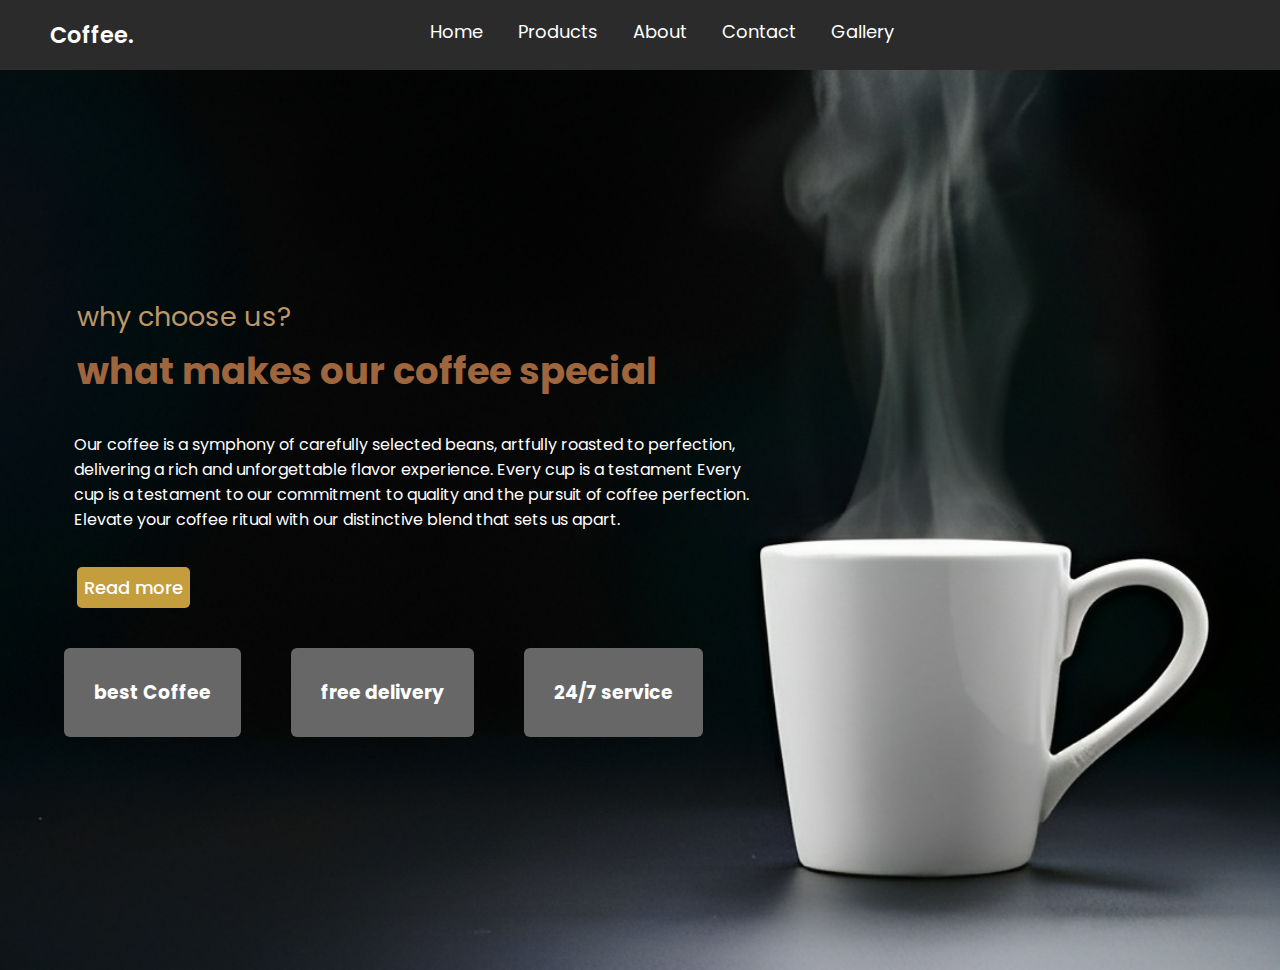
<file: aboutus.html>
<html>
  <head>
    <link rel="stylesheet" href="aboutus.css" />
    <link
      rel="stylesheet"
      href="https://cdnjs.cloudflare.com/ajax/libs/font-awesome/6.4.2/css/all.min.css"
      integrity="sha512-z3gLpd7yknf1YoNbCzqRKc4qyor8gaKU1qmn+CShxbuBusANI9QpRohGBreCFkKxLhei6S9CQXFEbbKuqLg0DA=="
      crossorigin="anonymous"
      referrerpolicy="no-referrer"
    />
  </head>

  <body>
    <header class="head">
      <a href="home.html" class="logo">Coffee<span>.</span></a>
      <nav class="navbar">
        <a href="home.html">Home</a>
        <a href="coffee&teamenu.html">Products</a>
        <a href="aboutus.html">About</a>
        <a href="contactus.html">Contact</a>
        <a href="home.html#gallery">Gallery</a>
      </nav>
      <div class="icons">
        <div class="fas fa-user userbtn"></div>
        <div class="fas fa-search searchbtn"></div>
        <div class="fas fa-shopping-cart cartbtn"></div>
      </div>
    </header>
    <section class="aboutus">
      <div class="about">
        <div class="content">
          <span>why choose us?</span>
          <h3 class="title">what makes our coffee special</h3>
          <pre>
            Our coffee is a symphony of carefully selected beans, artfully roasted to perfection,
            delivering a rich and unforgettable flavor experience. Every cup is a testament Every
            cup is a testament to our commitment to quality and the pursuit of coffee perfection. 
            Elevate your coffee ritual with our distinctive blend that sets us apart.
          </pre>
          <a href="#">Read more</a>
          <div class="icons">
            <div class="icon">
              <i class="fas fa-coffee"></i>
              <h3>best Coffee</h3>
            </div>
            <div class="icon">
              <i class="fas fa-shipping-fast"></i>
              <h3>free delivery</h3>
            </div>
            <div class="icon">
              <i class="fas fa-headset"></i>
              <h3>24/7 service</h3>
            </div>
          </div>
        </div>
      </div>
    </section>
  </body>
</html>
</file>
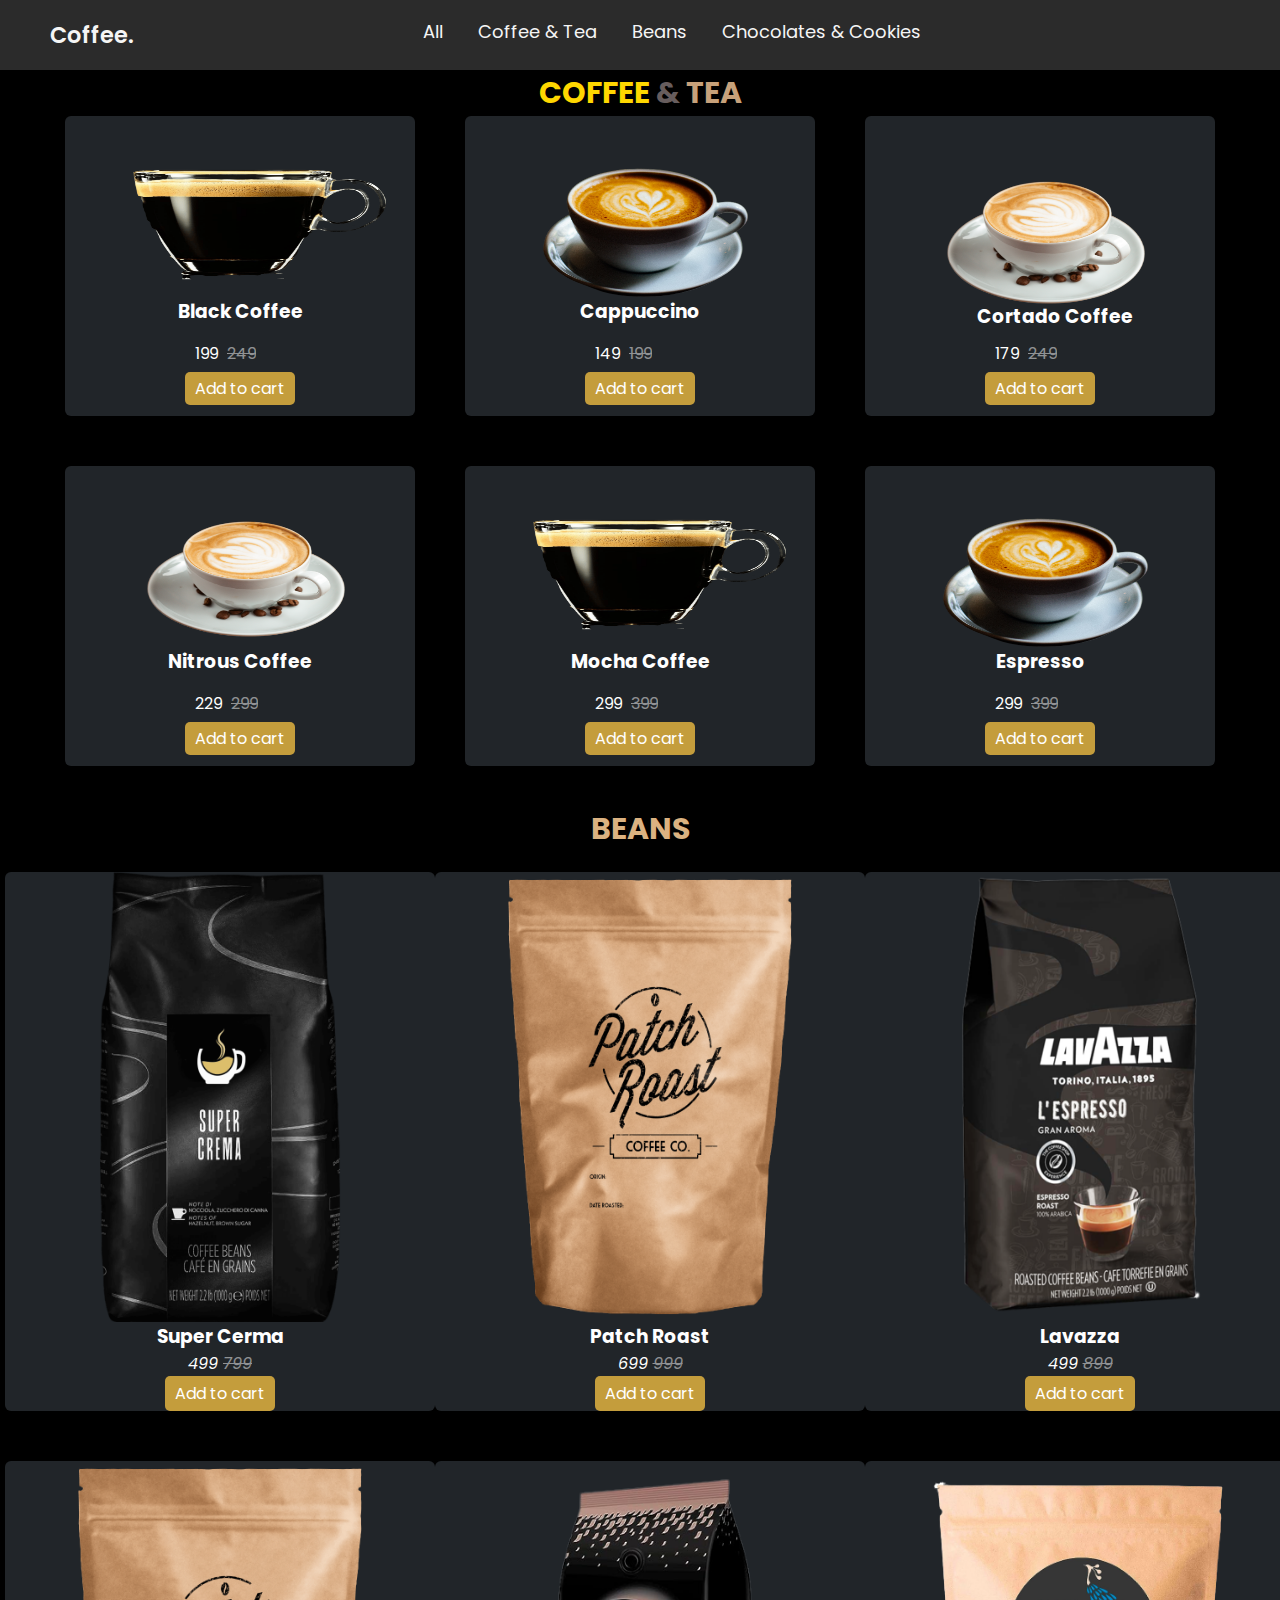
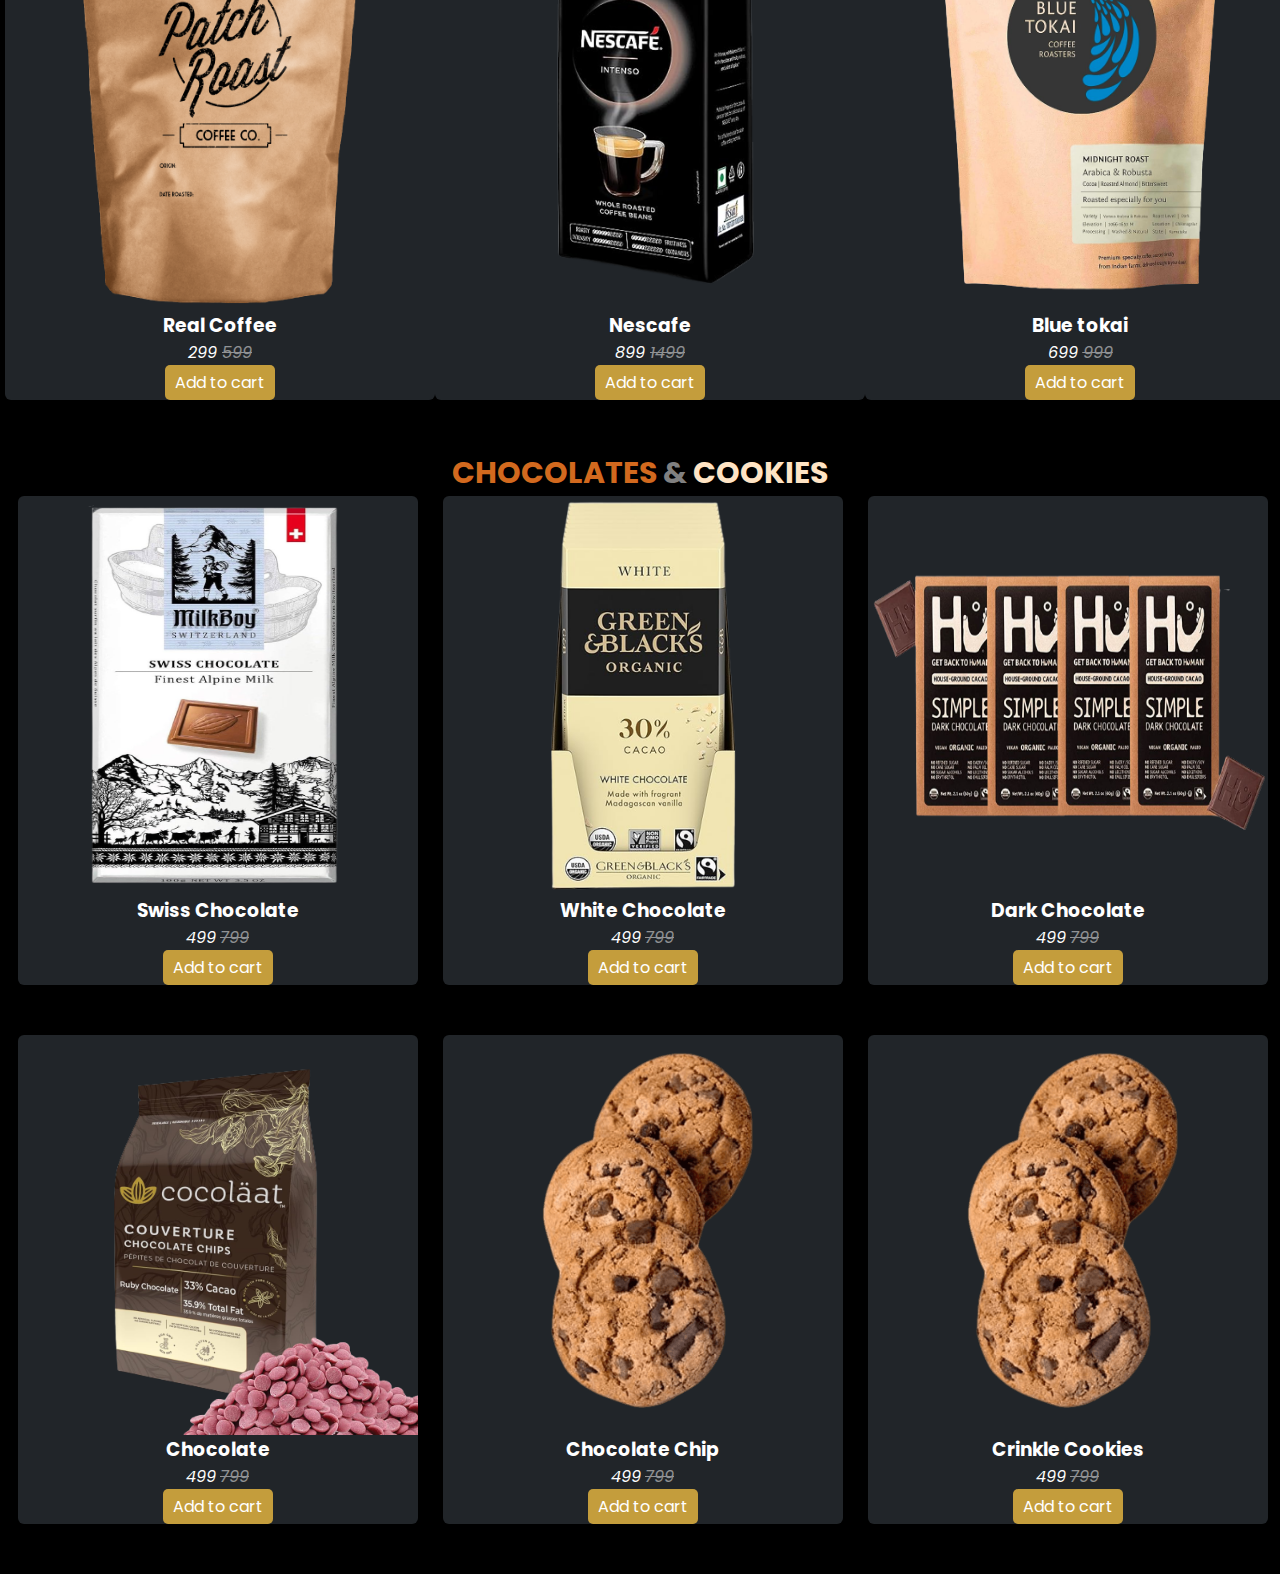
<file: coffee&teamenu.html>
<html>
  <head>
    <title>Coffee website</title>
    <link rel="stylesheet" href="coffee&teammenu.css" type="text/css" />
    <link
    rel="stylesheet"
    href="https://cdnjs.cloudflare.com/ajax/libs/font-awesome/6.4.2/css/all.min.css"
    integrity="sha512-z3gLpd7yknf1YoNbCzqRKc4qyor8gaKU1qmn+CShxbuBusANI9QpRohGBreCFkKxLhei6S9CQXFEbbKuqLg0DA=="
    crossorigin="anonymous"
    referrerpolicy="no-referrer"
  />
    </script>
  </head>
  
    <header class="head">
      <a href="home.html" class="logo">Coffee<span>.</span></a>
      <nav class="navbar">
        <a href="#coffee">All</a>
        <a href="#coffee">Coffee & Tea</a>
        <a href="#beans">Beans</a>
        <a href="#chocolates">Chocolates & Cookies</a>
      </nav>
      <div class="icons">
        <div class="fas fa-search searchbtn"></div>
        <div class="fas fa-shopping-cart cartbtn"></div>
      </div>
    </header>
    <section class="products" id="coffee">
      <div class="heading">
        <h2 style="color: #c7a17a">
          <span style="color: gold">Coffee </span
          ><span style="color: rgb(103, 93, 93)">&</span>
          Tea
        </h2>
      </div>
      <div class="container1">
        <div class="box Black">
          <img src="img6.png" />
          <h3 class="cotitle">Black Coffee</h3>
          <div class="content">
            <div class="stars">
              <i class="fa-solid fa-star"></i>
              <i class="fa-solid fa-star"></i>
              <i class="fa-solid fa-star"></i>
              <i class="fa-solid fa-star"></i>
              <i class="fa-regular fa-star-half-stroke"></i>
            </div>
            <p>
              <i class="fa-solid fa-indian-rupee-sign"></i>199
              <span><i class="fa-solid fa-indian-rupee-sign"></i>249</span>
            </p>
            <a href="#" class="cart">Add to cart</a>
          </div>
        </div>
        <div class="box Cappuccino">
          <img src="dani-ZLqxSzvVr7I-unsplash-PhotoRoom.png-PhotoRoom.png" />
          <h3 class="cotitle">Cappuccino</h3>
          <div class="content">
            <div class="stars">
              <i class="fa-solid fa-star"></i>
              <i class="fa-solid fa-star"></i>
              <i class="fa-solid fa-star"></i>
              <i class="fa-solid fa-star"></i>
              <i class="fa-regular fa-star"></i>
            </div>
            <p>
              <i class="fa-solid fa-indian-rupee-sign"></i>149
              <span><i class="fa-solid fa-indian-rupee-sign"></i>199</span>
            </p>
            <a href="#" class="cart">Add to cart</a>
          </div>
        </div>
        <div class="box Cortado">
          <img
            src="top-view-hot-espresso-with-brown-coffee-seeds-brown-wooden-desk-coffee-cup-drink-PhotoRoom.png-PhotoRoom.png"
          />
          <h3 class="cotitle">Cortado Coffee</h3>
          <div class="content">
            <div class="stars">
              <i class="fa-solid fa-star"></i>
              <i class="fa-solid fa-star"></i>
              <i class="fa-solid fa-star"></i>
              <i class="fa-regular fa-star-half-stroke"></i>
              <i class="fa-regular fa-star"></i>
            </div>
            <p>
              <i class="fa-solid fa-indian-rupee-sign"></i>179
              <span><i class="fa-solid fa-indian-rupee-sign"></i> 249</span>
            </p>
            <a href="#" class="cart">Add to cart</a>
          </div>
        </div>
        <div class="box Nitrous">
          <img
            src="top-view-hot-espresso-with-brown-coffee-seeds-brown-wooden-desk-coffee-cup-drink-PhotoRoom.png-PhotoRoom.png"
          />
          <h3 class="cotitle">Nitrous Coffee</h3>
          <div class="content">
            <div class="stars">
              <i class="fa-solid fa-star"></i>
              <i class="fa-solid fa-star"></i>
              <i class="fa-solid fa-star"></i>
              <i class="fa-solid fa-star"></i>
              <i class="fa-regular fa-star"></i>
            </div>
            <p>
              <i class="fa-solid fa-indian-rupee-sign"></i>229
              <span><i class="fa-solid fa-indian-rupee-sign"></i> 299</span>
            </p>
            <a href="#" class="cart">Add to cart</a>
          </div>
        </div>
        <div class="box Mocha">
          <img src="img6.png" />
          <h3 class="cotitle">Mocha Coffee</h3>
          <div class="content">
            <div class="stars">
              <i class="fa-solid fa-star"></i>
              <i class="fa-solid fa-star"></i>
              <i class="fa-solid fa-star"></i>
              <i class="fa-solid fa-star"></i>
              <i class="fa-regular fa-star-half-stroke"></i>
            </div>
            <p>
              <i class="fa-solid fa-indian-rupee-sign"></i>299
              <span><i class="fa-solid fa-indian-rupee-sign"></i> 399</span>
            </p>

            <a href="#" class="cart">Add to cart</a>
          </div>
        </div>
        <div class="box Espresso">
          <img src="dani-ZLqxSzvVr7I-unsplash-PhotoRoom.png-PhotoRoom.png" />
          <h3 class="cotitle">Espresso</h3>
          <div class="content">
            <div class="stars">
              <i class="fa-solid fa-star"></i>
              <i class="fa-solid fa-star"></i>
              <i class="fa-solid fa-star"></i>
              <i class="fa-solid fa-star"></i>
              <i class="fa-regular fa-star"></i>
            </div>
            <p>
              <i class="fa-solid fa-indian-rupee-sign"></i>299
              <span><i class="fa-solid fa-indian-rupee-sign"></i> 399</span>
            </p>
            <a href="#" class="cart">Add to cart</a>
          </div>
        </div>
      </div>
    </section>

    <!--beans-->
    <section class="beans" id="beans">
      <div class="heading2"><h2>Beans</h2></div>
      <div class="container2">
        <div class="set1">
        <div class="item1 item">
          <div class="item1img">
            <img src="picture-1.png">
          </div>
          <div class="contentb">
          <h3>Super Cerma</h3>
          <div class="stars">
             <i class="fa-solid fa-star"></i>
              <i class="fa-solid fa-star"></i>
              <i class="fa-solid fa-star"></i>
              <i class="fa-solid fa-star"></i>
              <i class="fa-regular fa-star"></i>
          </div>
          <p><i class="fa-solid fa-indian-rupee-sign">499 </i>
          <span><i class="fa-solid fa-indian-rupee-sign">799</i></span></p>
          <a href="#" class="cart">Add to cart</a>
        </div>
        </div>
      <div class="item2 item">
        <div class="item2img">
          <img src="picture-2.png">
        </div>
        <div class="contentb">
        <h3>Patch Roast</h3>
        <div class="stars">
          <i class="fa-solid fa-star"></i>
          <i class="fa-solid fa-star"></i>
          <i class="fa-solid fa-star"></i>
          <i class="fa-solid fa-star"></i>
          <i class="fa-regular fa-star-half-stroke"></i>
        </div>
        <p><i class="fa-solid fa-indian-rupee-sign">699 </i>
        <span><i class="fa-solid fa-indian-rupee-sign">999</i></span></p>
        <a href="#" class="cart">Add to cart</a>
      </div>
      </div>
      <div class="item3 item">
        <div class="item3img">
          <img src="picture-3.png">
        </div>
        <div class="contentb">
        <h3>Lavazza</h3>
        <div class="stars">
          <i class="fa-solid fa-star"></i>
          <i class="fa-solid fa-star"></i>
          <i class="fa-solid fa-star"></i>
          <i class="fa-regular fa-star-half-stroke"></i>
          <i class="fa-regular fa-star"></i>
        </div>
        <p><i class="fa-solid fa-indian-rupee-sign">499 </i>
        <span><i class="fa-solid fa-indian-rupee-sign">899</i></span></p>
        <a href="#" class="cart">Add to cart</a>
      </div>
      </div>
      </div>
      <div class="set2">
      <div class="item4 item">
        <div class="item4img">
          <img src="picture-2.png">
        </div>
        <div class="contentb">
        <h3>Real Coffee</h3>
        <div class="stars">
          <i class="fa-solid fa-star"></i>
           <i class="fa-solid fa-star"></i>
           <i class="fa-solid fa-star"></i>
           <i class="fa-solid fa-star"></i>
           <i class="fa-regular fa-star"></i>
       </div>
        <p><i class="fa-solid fa-indian-rupee-sign">299 </i>
        <span><i class="fa-solid fa-indian-rupee-sign">599</i></span></p>
        <a href="#" class="cart">Add to cart</a>
      </div>
      </div>
      <div class="item5 item">
        <div class="item5img">
         <img src="picture-6.png">
        </div>
        <div class="contentb">
        <h3>Nescafe</h3>
        <div class="stars"">
          <i class="fa-solid fa-star"></i>
          <i class="fa-solid fa-star"></i>
          <i class="fa-solid fa-star"></i>
          <i class="fa-solid fa-star"></i>
          <i class="fa-regular fa-star-half-stroke"></i>
        </div>
        <p><i class="fa-solid fa-indian-rupee-sign">899 </i>
        <span><i class="fa-solid fa-indian-rupee-sign">1499</i></span></p>
        <a href="#" class="cart">Add to cart</a>
      </div>
      </div>
      <div class="item6 item">
        <div class="item6img">
         <img src="picture-7.png">
        </div>
        <div class="contentb">
        <h3>Blue tokai</h3>
        <div class="stars">
          <i class="fa-solid fa-star"></i>
          <i class="fa-solid fa-star"></i>
          <i class="fa-solid fa-star"></i>
          <i class="fa-regular fa-star-half-stroke"></i>
          <i class="fa-regular fa-star"></i>
        </div>
        <p><i class="fa-solid fa-indian-rupee-sign">699 </i>
        <span style="text-decoration:line-through;"><i class="fa-solid fa-indian-rupee-sign">999</i></span></p>
        <a href="#" class="cart">Add to cart</a>
      </div>
      </div>
    </div>
    </div>
    </section>
    <section class="Chocolates" id="chocolates">
      <div class="heading">
        <h2 style="color:bisque">
          <span style="color:chocolate">Chocolates </span
          ><span style="color:gray"">&</span>
          Cookies
        </h2>
      </div>
      <div class="container3">
        <div class="set1ch">
        <div class="choco1 choco">
          <div class="choco1img">
            <img src="ch1-removebg-preview.png">
          </div>
          <div class="contentc">
          <h3>Swiss Chocolate</h3>
          <div class="stars">
             <i class="fa-solid fa-star"></i>
              <i class="fa-solid fa-star"></i>
              <i class="fa-solid fa-star"></i>
              <i class="fa-solid fa-star"></i>
              <i class="fa-regular fa-star"></i>
          </div>
          <p><i class="fa-solid fa-indian-rupee-sign">499</i>
          <span><i class="fa-solid fa-indian-rupee-sign">799</i></span></p>
          <a href="#" class="cart">Add to cart</a>
        </div>
        </div>
        <div class="choco2 choco">
          <div class="choco2img">
            <img src="ch4-removebg-preview.png">
          </div>
          <div class="contentc">
          <h3>White Chocolate</h3>
          <div class="stars">
             <i class="fa-solid fa-star"></i>
              <i class="fa-solid fa-star"></i>
              <i class="fa-solid fa-star"></i>
              <i class="fa-solid fa-star"></i>
              <i class="fa-regular fa-star"></i>
          </div>
          <p><i class="fa-solid fa-indian-rupee-sign">499</i>
          <span><i class="fa-solid fa-indian-rupee-sign">799</i></span></p>
          <a href="#" class="cart">Add to cart</a>
        </div>
        </div>
        <div class="choco3 choco">
          <div class="choco3img">
            <img src="ch3-removebg-preview.png">
          </div>
          <div class="contentc">
          <h3>Dark Chocolate</h3>
          <div class="stars">
             <i class="fa-solid fa-star"></i>
              <i class="fa-solid fa-star"></i>
              <i class="fa-solid fa-star"></i>
              <i class="fa-solid fa-star"></i>
              <i class="fa-regular fa-star"></i>
          </div>
          <p><i class="fa-solid fa-indian-rupee-sign">499</i>
          <span><i class="fa-solid fa-indian-rupee-sign">799</i></span></p>
          <a href="#" class="cart">Add to cart</a>
        </div>
        </div>
        </div>
        <div class="set1ch">
        <div class="choco4 choco">
          <div class="choco4img">
            <img src="ch2-removebg-preview.png">
          </div>
          <div class="contentc">
          <h3>Chocolate</h3>
          <div class="stars">
             <i class="fa-solid fa-star"></i>
              <i class="fa-solid fa-star"></i>
              <i class="fa-solid fa-star"></i>
              <i class="fa-solid fa-star"></i>
              <i class="fa-regular fa-star"></i>
          </div>
          <p><i class="fa-solid fa-indian-rupee-sign">499</i>
          <span><i class="fa-solid fa-indian-rupee-sign">799</i></span></p>
          <a href="#" class="cart">Add to cart</a>
        </div>
        </div>
        <div class="choco5 choco">
          <div class="choco5img">
            <img src="[removal.ai]_42eb6124-a53a-44ce-8fef-50438c6af09a-41larnvnt3l.png">
          </div>
          <div class="contentc">
          <h3>Chocolate Chip</h3>
          <div class="stars">
             <i class="fa-solid fa-star"></i>
              <i class="fa-solid fa-star"></i>
              <i class="fa-solid fa-star"></i>
              <i class="fa-solid fa-star"></i>
              <i class="fa-regular fa-star"></i>
          </div>
          <p><i class="fa-solid fa-indian-rupee-sign">499</i>
          <span><i class="fa-solid fa-indian-rupee-sign">799</i></span></p>
          <a href="#" class="cart">Add to cart</a>
        </div>
        </div>
        <div class="choco6 choco">
          <div class="choco6img">
            <img src="[removal.ai]_42eb6124-a53a-44ce-8fef-50438c6af09a-41larnvnt3l.png">
          </div>
          <div class="contentc">
          <h3>Crinkle Cookies</h3>
          <div class="stars">
             <i class="fa-solid fa-star"></i>
              <i class="fa-solid fa-star"></i>
              <i class="fa-solid fa-star"></i>
              <i class="fa-solid fa-star"></i>
              <i class="fa-regular fa-star"></i>
          </div>
          <p><i class="fa-solid fa-indian-rupee-sign">499</i>
          <span><i class="fa-solid fa-indian-rupee-sign">799</i></span></p>
          <a href="#" class="cart">Add to cart</a>
        </div>
        </div>
        </div>
      </div>
    </section>
  </body>
</html>
</file>
<file: aboutus.css>
@import url("https://fonts.googleapis.com/css2?family=Poppins:wght@300;400;500;600;700&display=swap");
* {
  margin: 0;
  padding: 0;
  box-sizing: border-box;
  font-family: "poppins", sans-serif;
}
a {
  text-decoration: none;
  color: #fff;
}
.head a:hover {
  color: gold;
}
.head {
  /* background-image: url(abstract-smooth-brown-wall-background-layout-design-web-template-business-report-with-smooth-circle-gradient-color.jpg);*/
  background-color: rgb(43, 43, 43);
  width: 100%;
  top: 0;
  right: 0;
  display: flex;
  justify-content: space-between;
  padding: 18px 50px;
}
.navbar {
  color: white;
  display: flex;
  font-size: 18px;
  gap: 35px;
}
.icons {
  display: flex;
  gap: 20px;
  color: #fff;
  cursor: pointer;
}
.logo {
  color: #fff;
  font-weight: 600;
  font-size: 1.4rem;
  text-decoration: none;
}
.aboutus {
  background: url("aboutimg.png") no-repeat;
  background-size: cover;
  background-position: center;
  color: #fff;
}
.aboutus .about {
  min-height: 100%;
}
.about .content span {
  font-size: 27px;
  color: rgb(190, 152, 104);
}
.about .title {
  padding-top: 10px;
  color: rgb(159, 102, 62);
  font-size: 37px;
}
.about .content span {
  position: absolute;
  top: 33%;
  left: 6%;
}
.about .title {
  position: absolute;
  top: 37%;
  left: 6%;
}
.about .content pre {
  position: absolute;
  top: 48%;
  left: 2%;
}
.about .content a {
  position: absolute;
  top: 63%;
  left: 6%;
  padding: 7px;
  font-weight: 500;
  font-size: 18px;
  background-color: rgb(196, 157, 60);
  color: rgb(255, 255, 255);
  border-radius: 5px;
}
.about .content .icons {
  position: absolute;
  top: 72%;
  left: 5%;
  display: flex;
  flex-wrap: wrap;
  gap: 50px;
}
.content .icons .icon {
  padding: 30px;
  background-color: rgb(103, 103, 103);
  text-align: center;
  border-radius: 6px;
}
.content .icons .icon i {
  font-size: 40px;
  margin-bottom: 5px;
  color: rgb(0, 0, 0);
}
.content {
  dispay: flex;
  flex-direcion: column;
  justify-conent: space-around;
}
</file>
<file: coffee&teammenu.css>
@import url("https://fonts.googleapis.com/css2?family=Poppins:wght@300;400;500;600;700&display=swap");

* {
  margin: 0;
  padding: 0;
  box-sizing: border-box;
  font-family: "poppins", sans-serif;
}
html{
  scroll-behavior: smooth;
}
img {
  width: 400px;
  height: 400px;
}
body {
  background-color: rgb(0, 0, 0);
}
.head a:hover{
  color: gold;
}
.head a,
.homebg a {
  color: rgb(245, 245, 245);
  text-decoration: none;
}

.head {
  /* background-image: url(abstract-smooth-brown-wall-background-layout-design-web-template-business-report-with-smooth-circle-gradient-color.jpg);*/
  background-color: rgb(43, 43, 43);
  width: 100%;
  top: 0;
  right: 0;
  display: flex;
  justify-content: space-between;
  padding: 18px 50px;
}
.navbar {
  color: white;
  display: flex;
  font-size: 18px;
  gap: 35px;
}
.icons {
  display: flex;
  gap: 20px;
  color: #fff;
  cursor: pointer;
}
.logo {
  color: #fff;
  font-weight: 600;
  font-size: 1.4rem;
  text-decoration: none;
}
.heading {
  text-align: center;
}
.heading h2 {
  font-size: 30px;
  text-transform: uppercase;
  color: #fff;
} 
.products .container1 {
  display: flex;
  flex-wrap: wrap;
  justify-content: center;
  align-items: center;
  gap: 50px;
}
.products img {
  padding-bottom: 100px;
  width: 400px;
  height: 400px;  
}
a{
cursor: pointer;
}
.container1 .box {
  position: relative;
  padding: 10px;
  display: flex;
  flex-direction: column;
  justify-content: center;
  align-items: center;
  border-radius:6px; 
  border: solid;
  background: #212529;
  color: #fff;
  width: 350px;
  height: 300px;
  border: none;
}
.Cappuccino img{
  position: absolute;
  height: 310px;
}
.Black img{
  position: absolute;
  bottom: 30px;
}
.Nitrous img{
  padding-top: 47px;
}
.Cortado img
{
  position: absolute;
  width: 320px;
  height: 420px;
  padding-bottom: 120px;
}
.Mocha img{
  position: absolute;
  bottom: 30px;
}
.Nitrous img
{
  position: absolute;
  width: 320px;
  height: 520px;
  padding-bottom: 190px;
}
.Espresso img{
  position: absolute;
  height: 310px;
}
.Cortado h3.cotitle{
  position: absolute;
  padding-left: 30px;
  padding-top: 100px;
}
.content .stars
{
color: gold;
position: relative;
bottom:9px;
display: contents;
display: flex;
justify-content: center;

}
h3.cotitle
{
  position: absolute;
  display: flex;
  padding-top: 90px;
  align-items: center
  justify-content: center;
}
.box .content{
  position: absolute;
  padding-top: 250px;
}
.box .content p span{
  text-decoration: line-through;
  opacity: 0.5;
  padding-left: 5px;
}
.box .content p {
  position: relative;
  padding-bottom:50px ;
  padding-left: 10px;
}
.box .content a{
  position: relative;
  text-decoration: none;
  background-color:rgb(196, 157, 60);
  cursor: pointer;
  color: #fff;
  border-radius: 5px;
  bottom: 40px;
  padding:5px 10px;
}
/*beans */

.heading2 h2{
  padding-top: 40px;
  text-align: center;
  font-size: 30px;
  text-transform: uppercase;
  color: rgb(219, 178, 129);
  padding-bottom: 20px;
}
.beans{
  color: #fff;
}

.item img{
  width:430px;
  height: 450px;
}
.set1,.set2{
 display: flex;
 justify-content: space-around;
  padding-bottom: 50px;
  padding-left: 5px; 
}
.item{
  background-color: #212529;
  border-radius: 6px;
}
.contentb .stars{
  color:gold ;
}
.contentb
{
  display: flex;
  justify-content: center;
  align-items: center;
  flex-direction: column;
}
.contentb a{
  padding:5px 10px;
  cursor: pointer;
  text-decoration: none;
  color: #fff;
  background-color:rgb(196, 157, 60);
  border-radius: 5px;
}
.contentb p span i{
  opacity: 0.5;
  text-decoration: line-through;
}
 /*Chocolates & Cookies*/
 .container3{
  color: #fff;
 }
 .set1ch,.set2ch{
display: flex;
justify-content: space-around;
padding-bottom: 50px;
padding-left: 5px; 
 }
 .choco{
  background-color: #212529;
  border-radius: 6px;
 }
 .contentc .stars{
  color:gold ;
}
.contentc
{
  display: flex;
  justify-content: center;
  align-items: center;
  flex-direction: column;
}
.contentc a{
  padding:5px 10px;
  cursor: pointer;
  text-decoration: none;
  color: #fff;
  background-color:rgb(196, 157, 60);
  border-radius: 5px;
}
.contentc p span i{
  opacity: 0.5;
  text-decoration: line-through;
}
</file>
